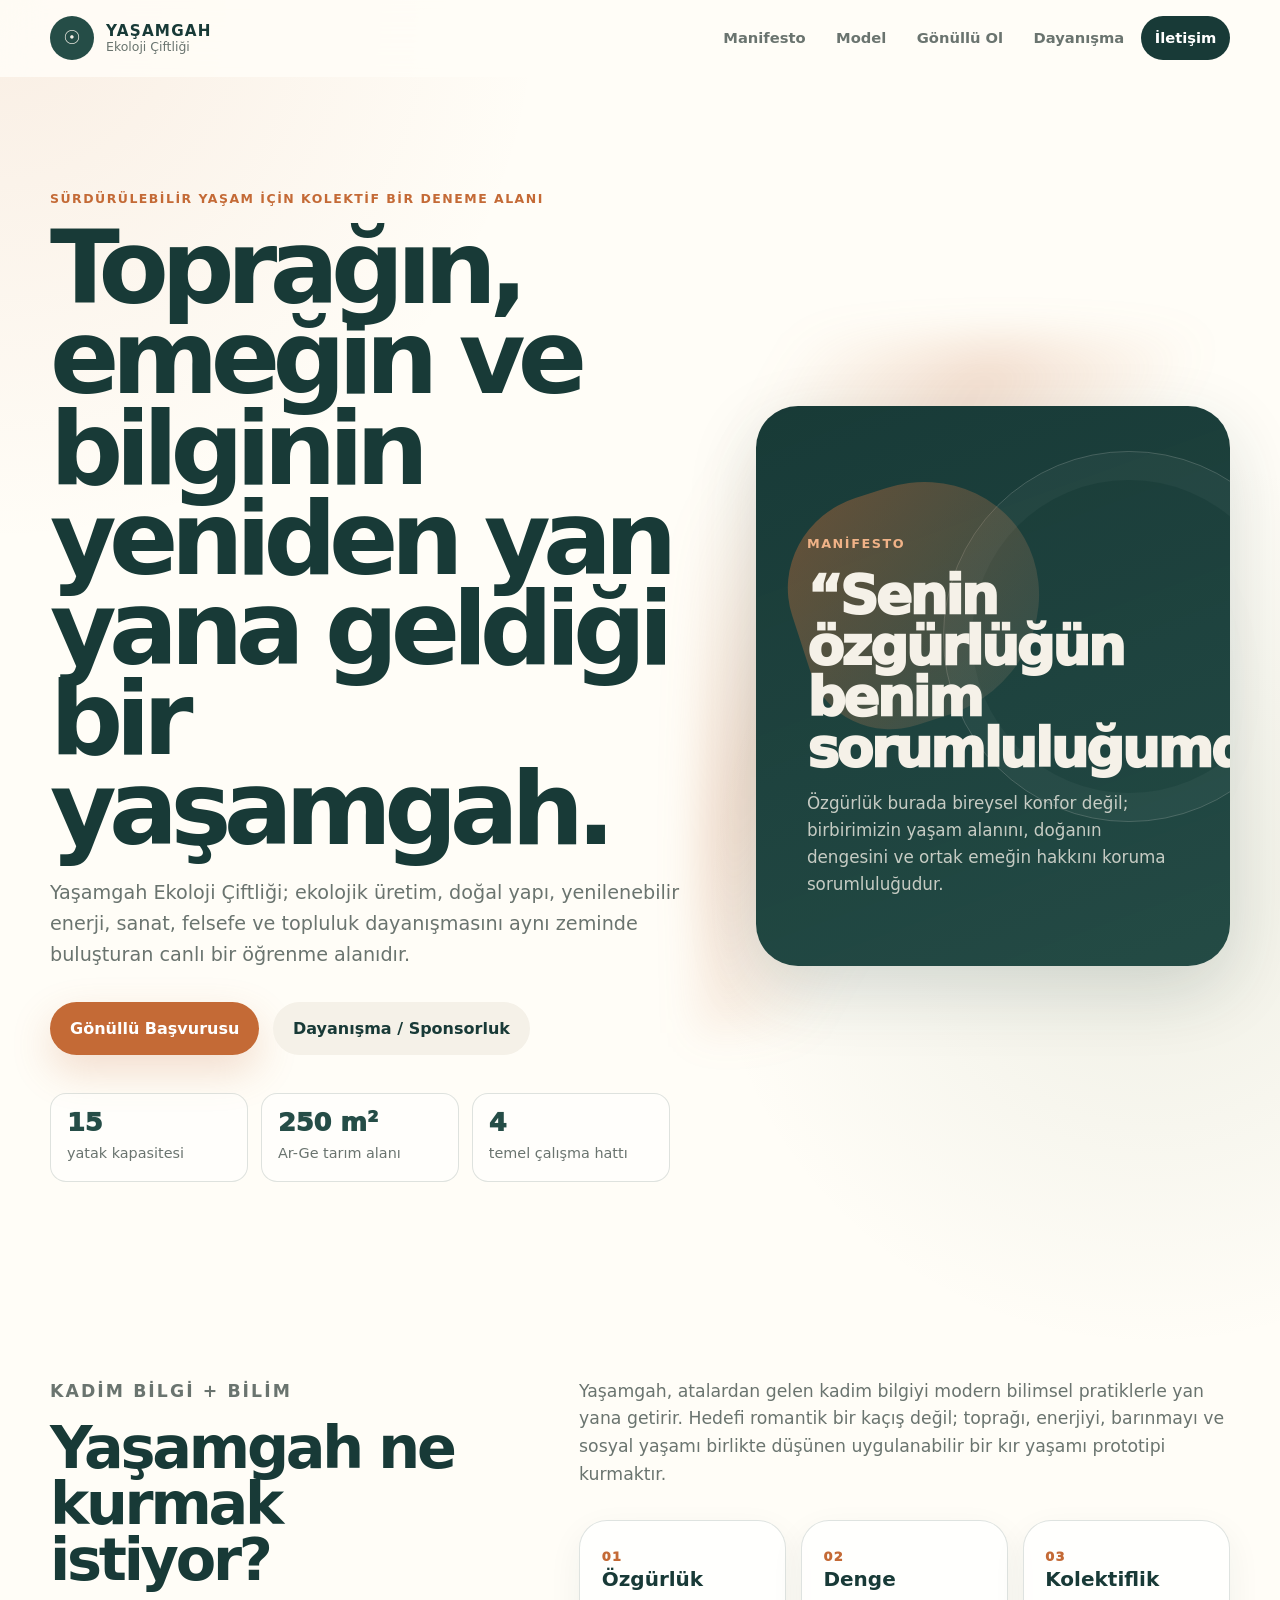
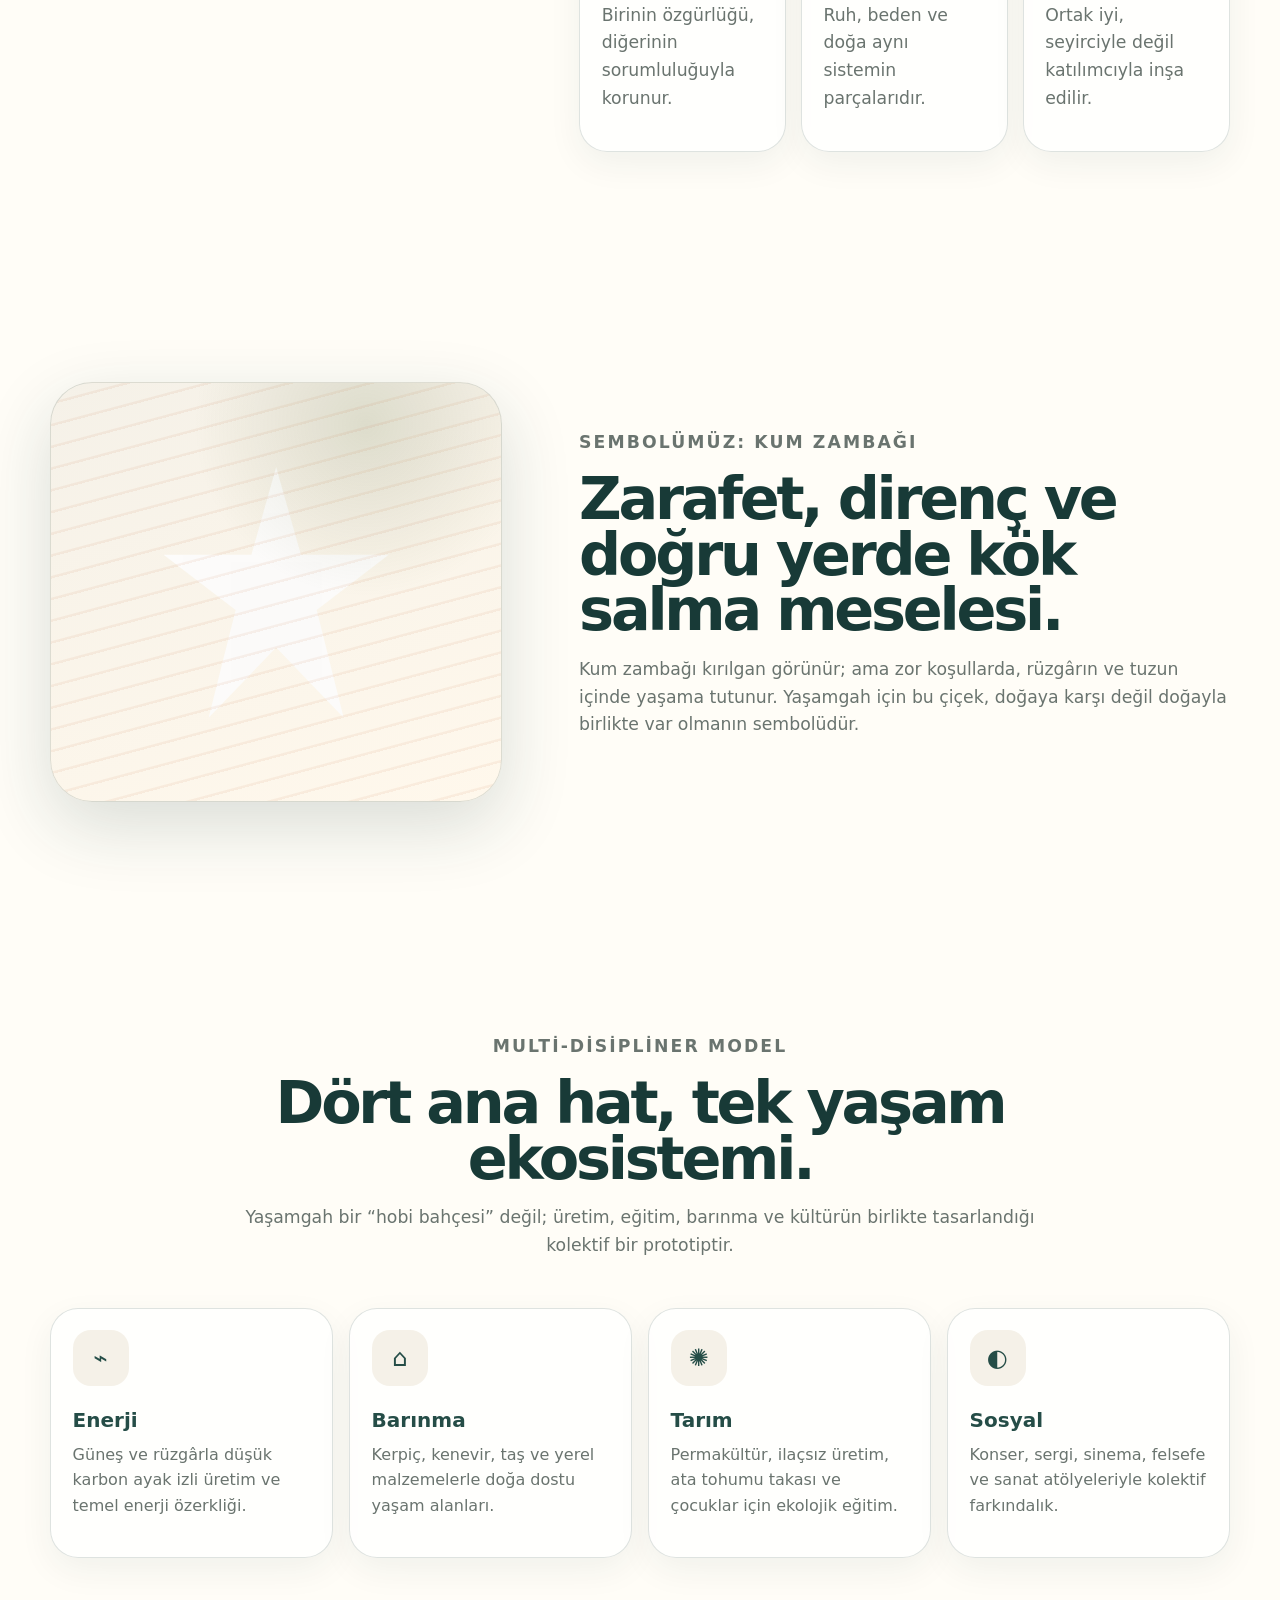
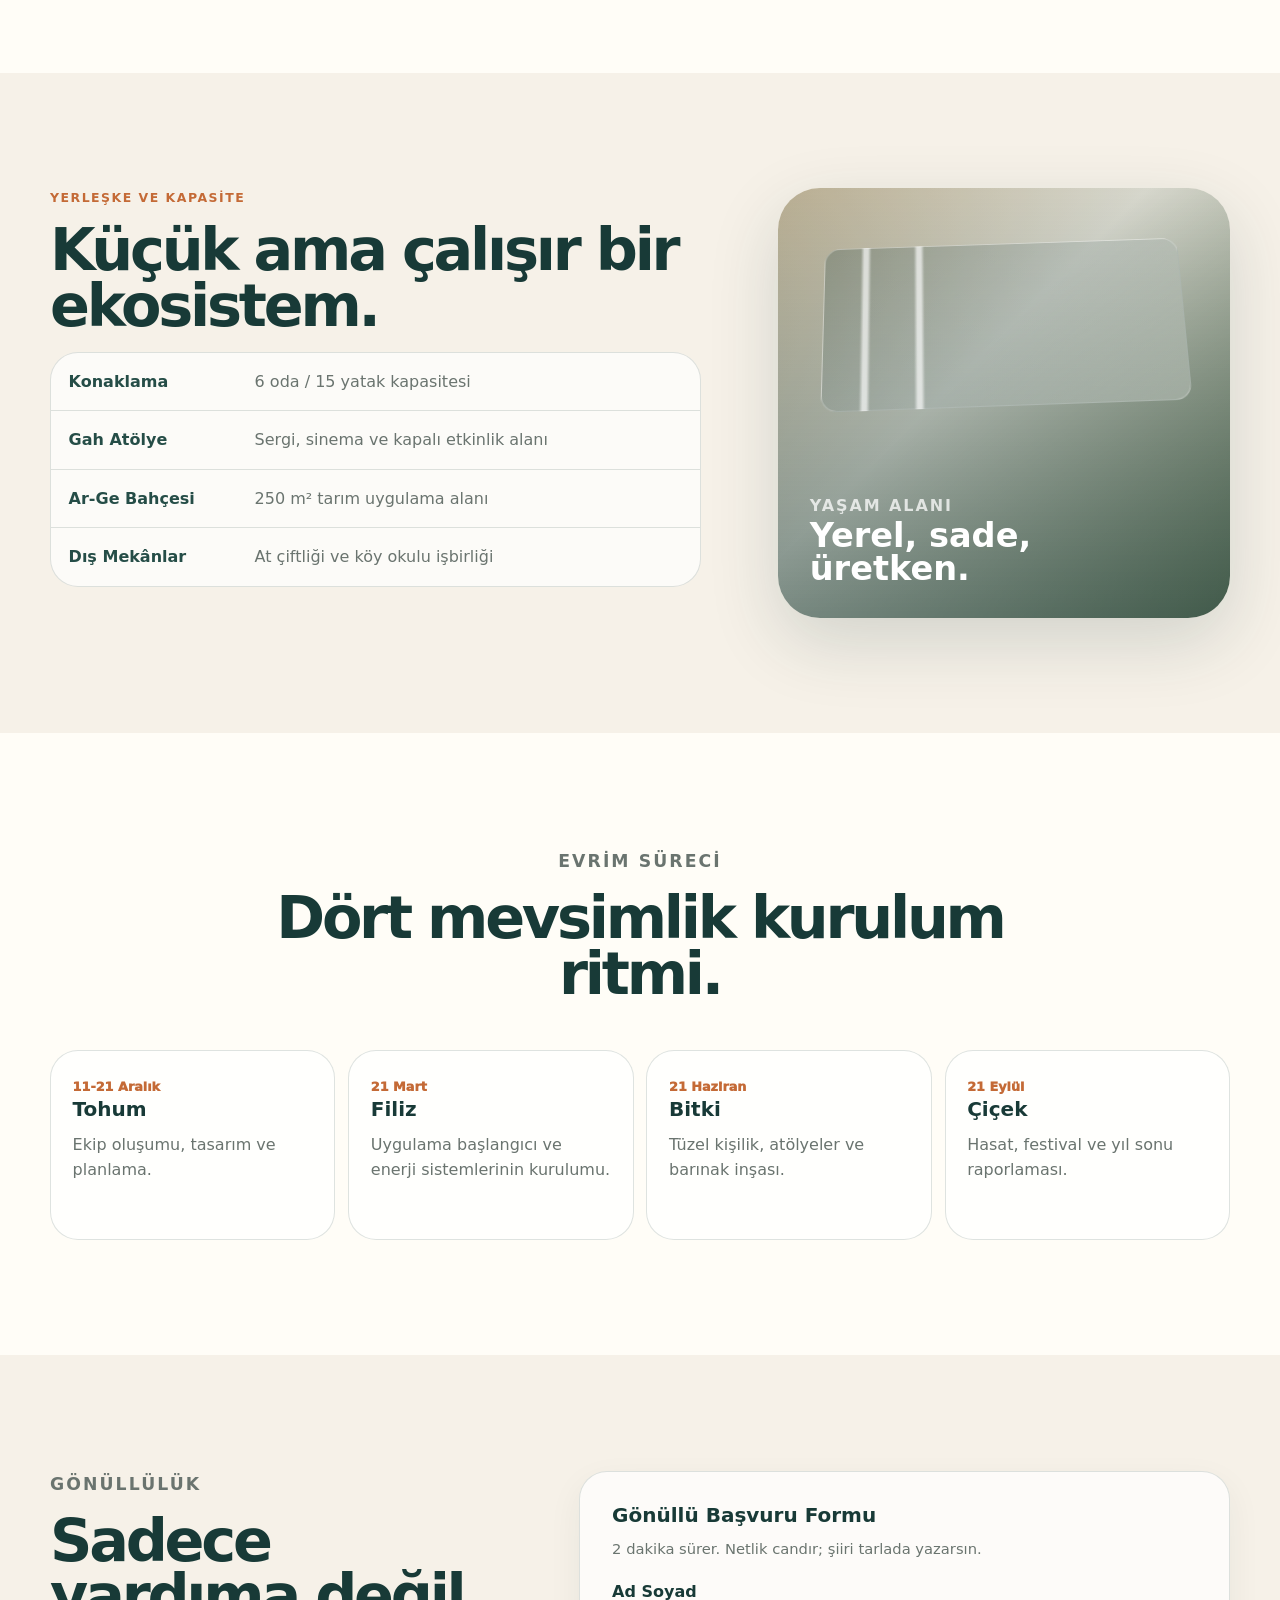
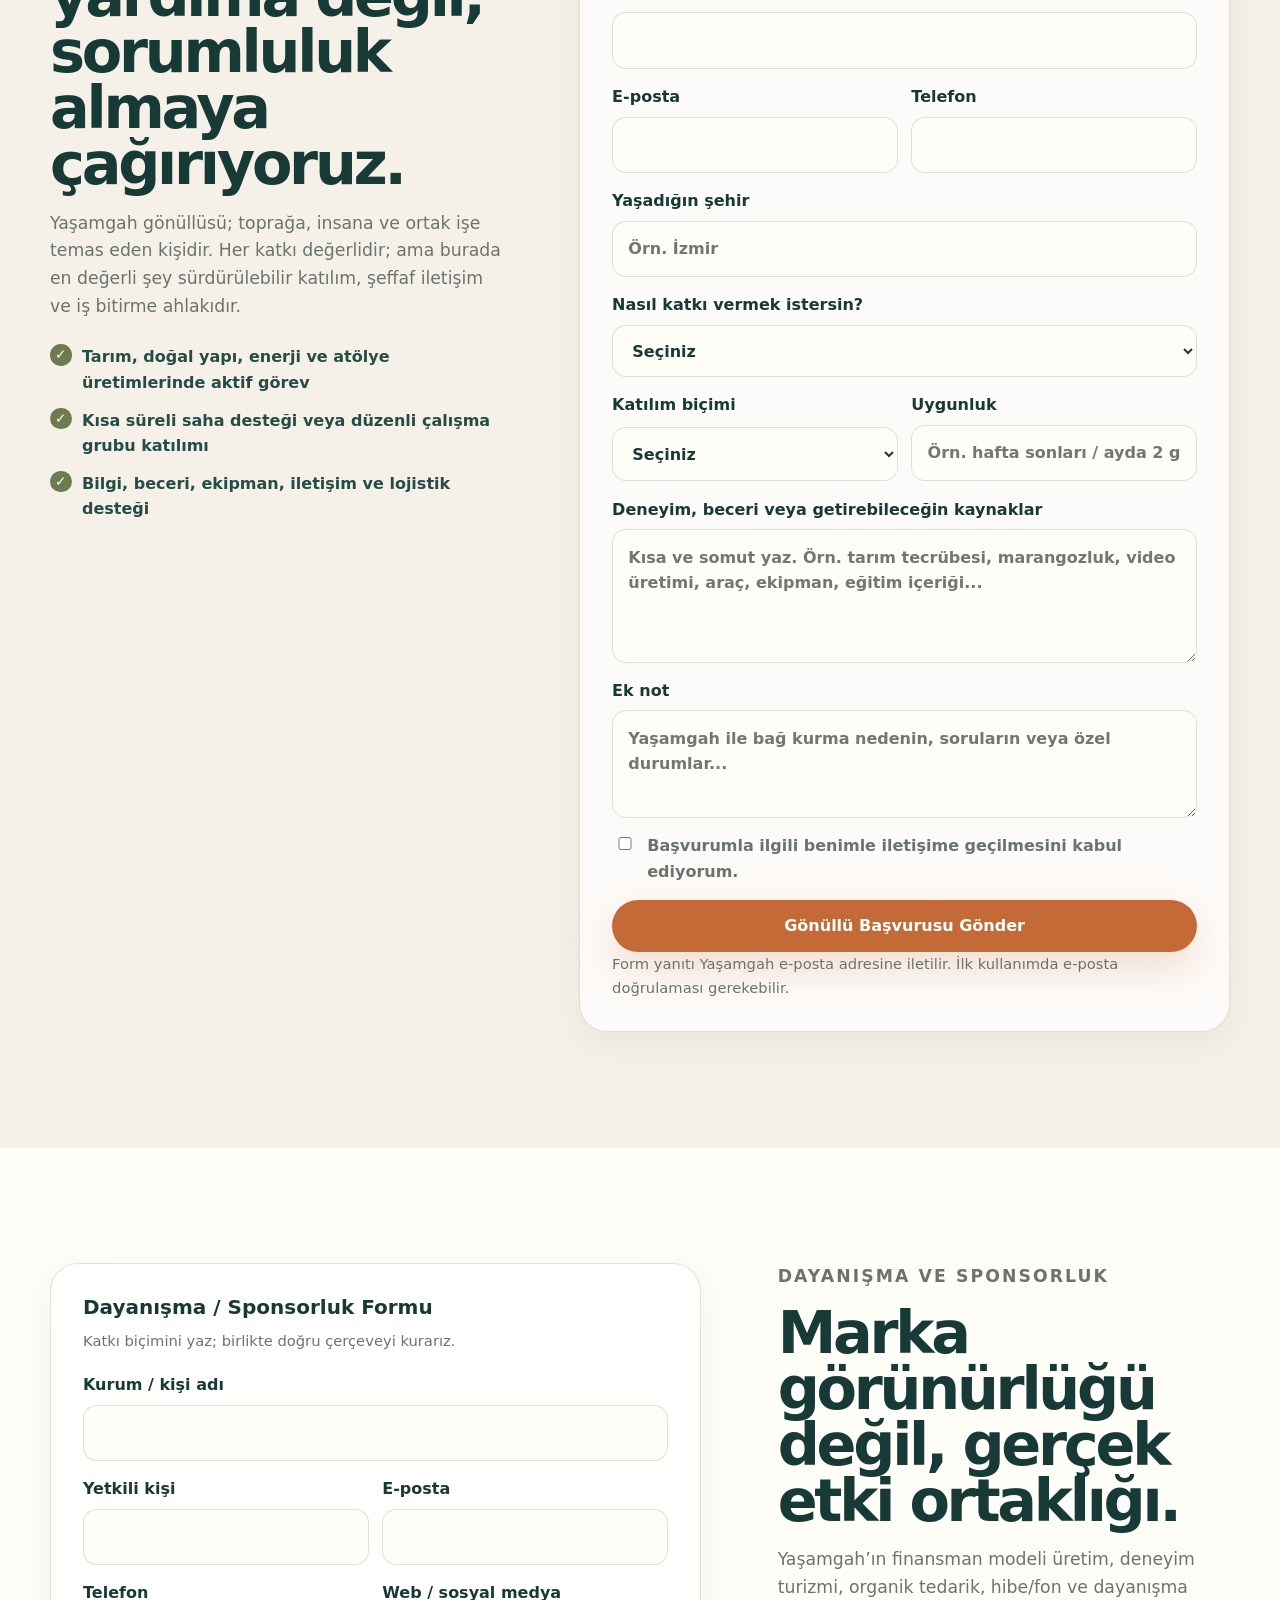
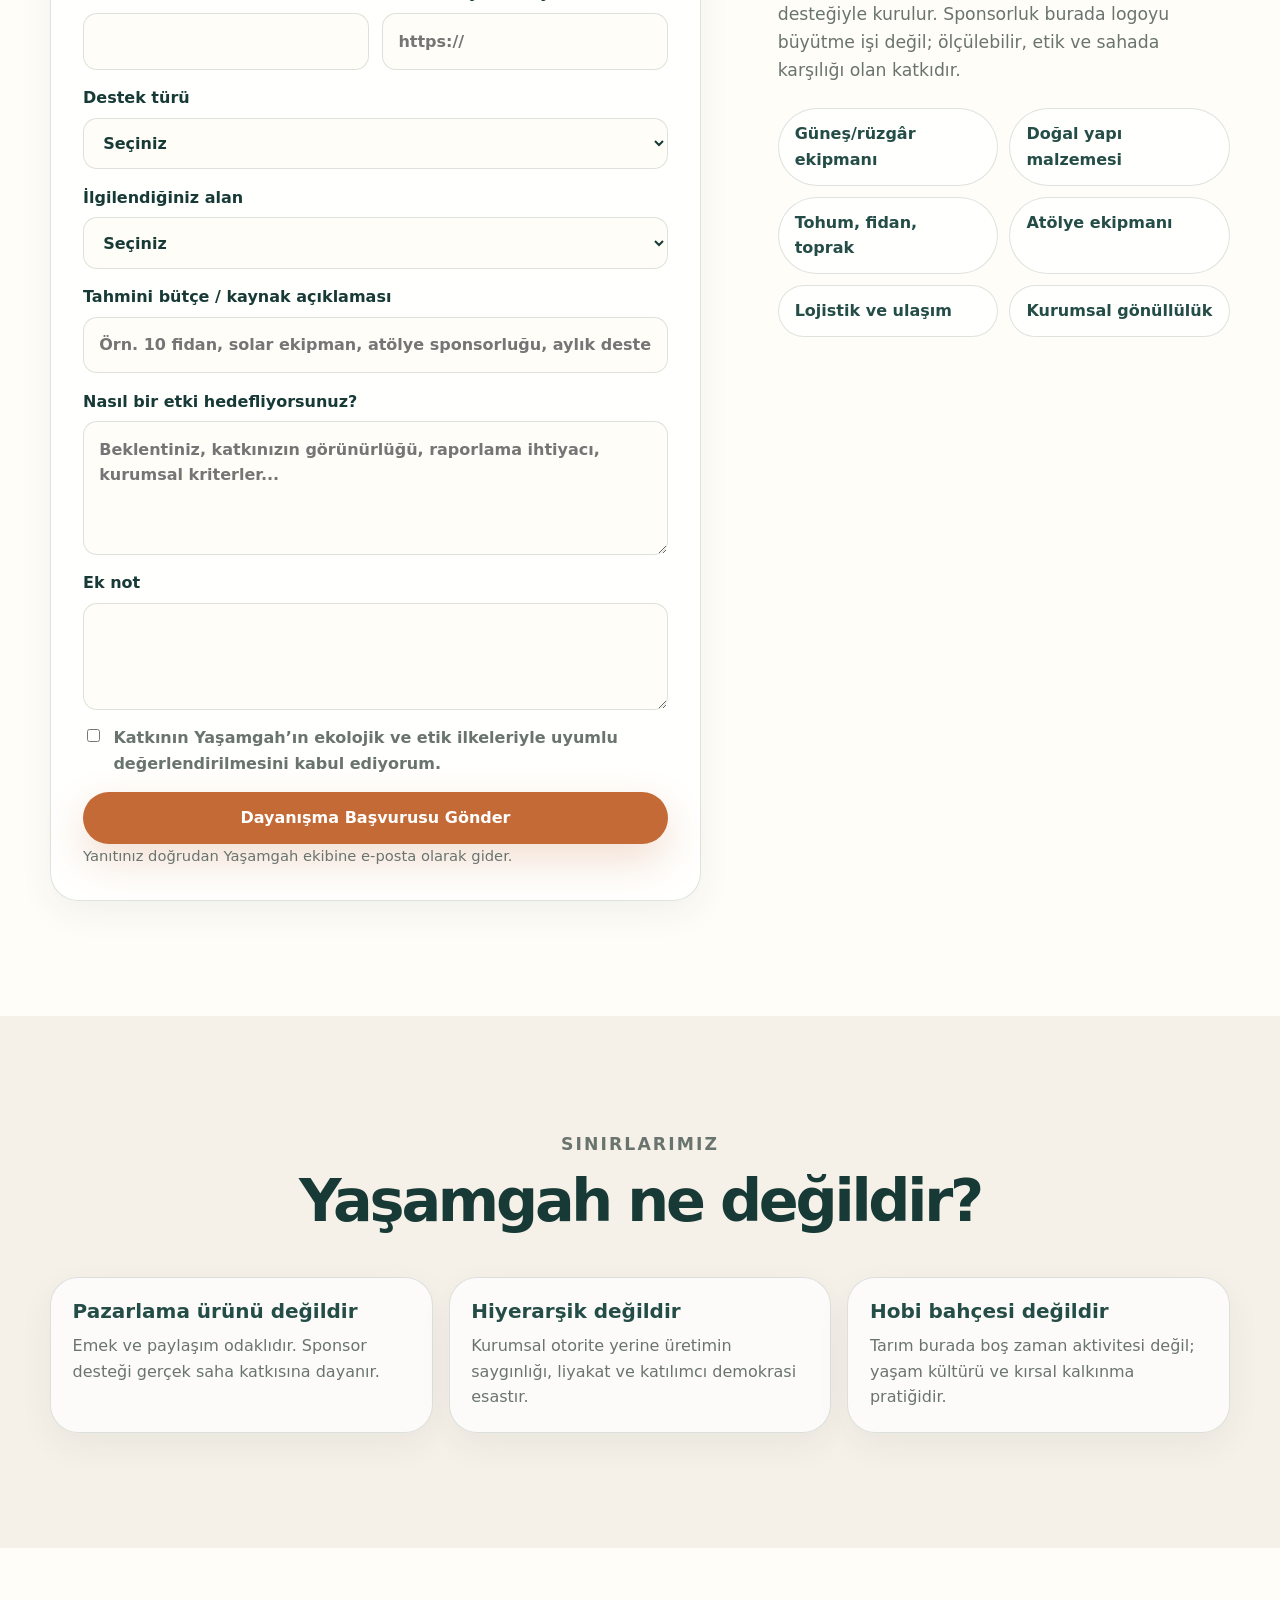
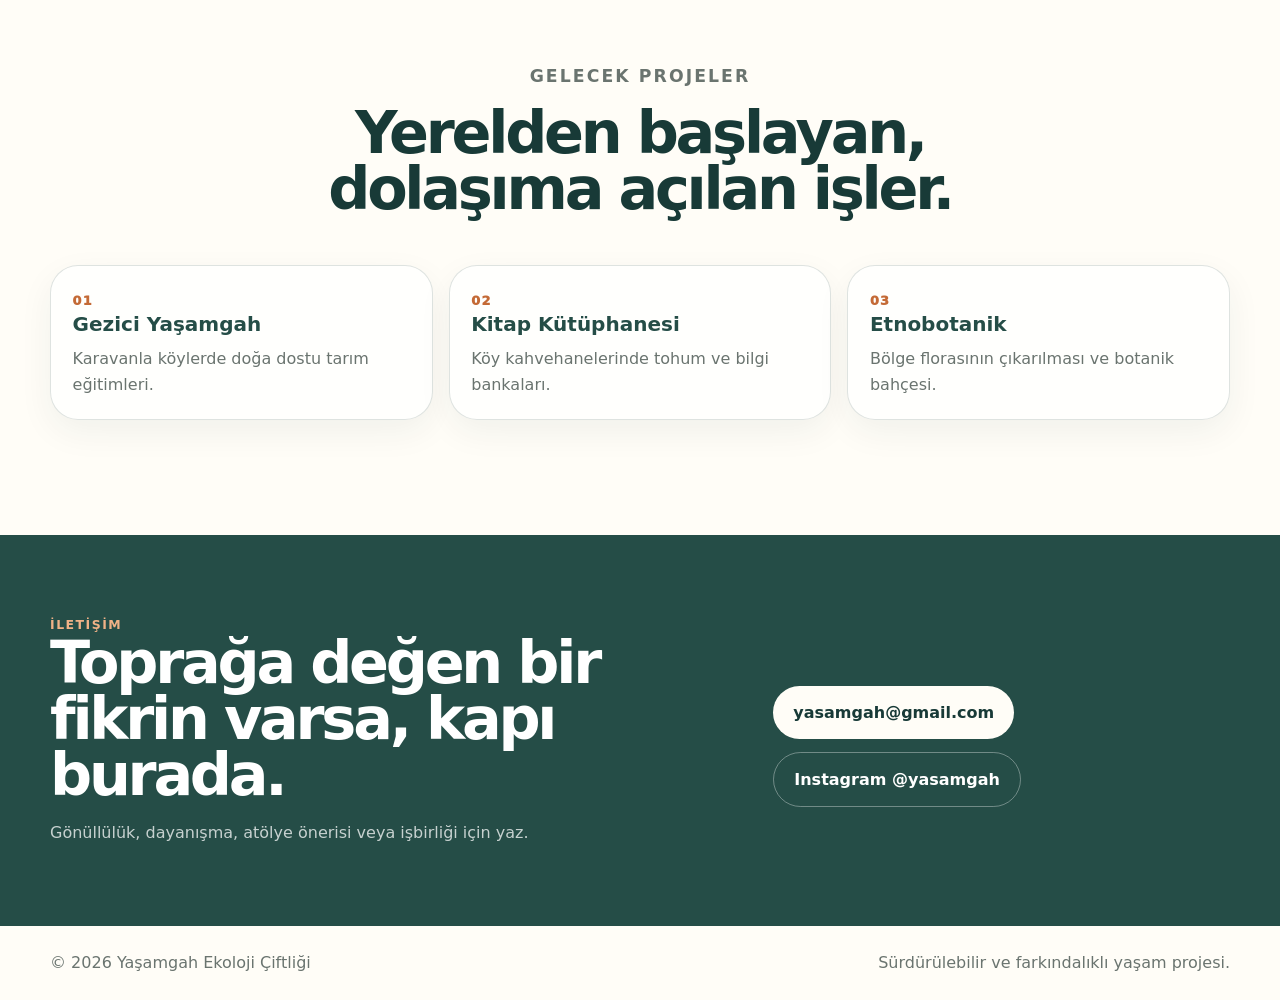
<file: index.html>
<!doctype html>
<html lang="tr">
<head>
  <meta charset="utf-8" />
  <meta name="viewport" content="width=device-width, initial-scale=1" />
  <title>Yaşamgah Ekoloji Çiftliği | Sürdürülebilir Yaşam, Gönüllülük ve Dayanışma</title>
  <meta name="description" content="Yaşamgah Ekoloji Çiftliği; ekolojik üretim, doğal yapı, enerji, eğitim, gönüllülük ve dayanışma temelli sürdürülebilir yaşam projesidir." />
  <meta name="theme-color" content="#254d47" />
  <meta property="og:title" content="Yaşamgah Ekoloji Çiftliği" />
  <meta property="og:description" content="Kadim bilgi, bilim ve kolektif emekle sürdürülebilir bir yaşam alanı." />
  <meta property="og:type" content="website" />
  <meta property="og:url" content="https://www.yasamgah.com/" />
  <link rel="canonical" href="https://www.yasamgah.com/" />
  <link rel="preconnect" href="https://formsubmit.co" crossorigin />
  <link rel="stylesheet" href="styles.css" />
</head>
<body>
  <a class="skip-link" href="#main">İçeriğe geç</a>

  <header class="site-header" data-header>
    <div class="container header-inner">
      <a class="brand" href="#top" aria-label="Yaşamgah ana sayfa">
        <span class="brand-mark" aria-hidden="true">☉</span>
        <span class="brand-copy">
          <strong>YAŞAMGAH</strong>
          <small>Ekoloji Çiftliği</small>
        </span>
      </a>

      <button class="nav-toggle" type="button" aria-expanded="false" aria-controls="site-nav" data-nav-toggle>
        Menü
      </button>

      <nav class="site-nav" id="site-nav" data-nav>
        <a href="#manifesto">Manifesto</a>
        <a href="#model">Model</a>
        <a href="#gonullu">Gönüllü Ol</a>
        <a href="#dayanisma">Dayanışma</a>
        <a href="#iletisim" class="nav-cta">İletişim</a>
      </nav>
    </div>
  </header>

  <main id="main">
    <section class="hero" id="top">
      <div class="container hero-grid">
        <div class="hero-copy reveal">
          <p class="eyebrow">Sürdürülebilir yaşam için kolektif bir deneme alanı</p>
          <h1>Toprağın, emeğin ve bilginin yeniden yan yana geldiği bir yaşamgah.</h1>
          <p class="hero-lead">
            Yaşamgah Ekoloji Çiftliği; ekolojik üretim, doğal yapı, yenilenebilir enerji,
            sanat, felsefe ve topluluk dayanışmasını aynı zeminde buluşturan canlı bir öğrenme alanıdır.
          </p>
          <div class="hero-actions" aria-label="Ana işlemler">
            <a class="button primary" href="#gonullu">Gönüllü Başvurusu</a>
            <a class="button secondary" href="#dayanisma">Dayanışma / Sponsorluk</a>
          </div>
          <dl class="impact-strip" aria-label="Proje kapasitesi">
            <div><dt>15</dt><dd>yatak kapasitesi</dd></div>
            <div><dt>250 m²</dt><dd>Ar-Ge tarım alanı</dd></div>
            <div><dt>4</dt><dd>temel çalışma hattı</dd></div>
          </dl>
        </div>

        <div class="hero-card reveal" aria-label="Yaşamgah ilkesi">
          <div class="living-card">
            <span class="card-kicker">Manifesto</span>
            <blockquote>“Senin özgürlüğün benim sorumluluğumdur.”</blockquote>
            <p>
              Özgürlük burada bireysel konfor değil; birbirimizin yaşam alanını, doğanın dengesini
              ve ortak emeğin hakkını koruma sorumluluğudur.
            </p>
          </div>
        </div>
      </div>
    </section>

    <section class="section intro" id="manifesto">
      <div class="container split">
        <div class="section-heading reveal">
          <p class="eyebrow">Kadim bilgi + bilim</p>
          <h2>Yaşamgah ne kurmak istiyor?</h2>
        </div>
        <div class="text-block reveal">
          <p>
            Yaşamgah, atalardan gelen kadim bilgiyi modern bilimsel pratiklerle yan yana getirir.
            Hedefi romantik bir kaçış değil; toprağı, enerjiyi, barınmayı ve sosyal yaşamı birlikte
            düşünen uygulanabilir bir kır yaşamı prototipi kurmaktır.
          </p>
          <div class="principles">
            <article>
              <span>01</span>
              <h3>Özgürlük</h3>
              <p>Birinin özgürlüğü, diğerinin sorumluluğuyla korunur.</p>
            </article>
            <article>
              <span>02</span>
              <h3>Denge</h3>
              <p>Ruh, beden ve doğa aynı sistemin parçalarıdır.</p>
            </article>
            <article>
              <span>03</span>
              <h3>Kolektiflik</h3>
              <p>Ortak iyi, seyirciyle değil katılımcıyla inşa edilir.</p>
            </article>
          </div>
        </div>
      </div>
    </section>

    <section class="section symbol-section">
      <div class="container symbol-grid">
        <div class="symbol-visual reveal" aria-hidden="true">
          <div class="flower-shape"></div>
          <div class="sand-lines"></div>
        </div>
        <div class="reveal">
          <p class="eyebrow">Sembolümüz: Kum Zambağı</p>
          <h2>Zarafet, direnç ve doğru yerde kök salma meselesi.</h2>
          <p>
            Kum zambağı kırılgan görünür; ama zor koşullarda, rüzgârın ve tuzun içinde yaşama
            tutunur. Yaşamgah için bu çiçek, doğaya karşı değil doğayla birlikte var olmanın sembolüdür.
          </p>
        </div>
      </div>
    </section>

    <section class="section" id="model">
      <div class="container">
        <div class="section-heading centered reveal">
          <p class="eyebrow">Multi-disipliner model</p>
          <h2>Dört ana hat, tek yaşam ekosistemi.</h2>
          <p>Yaşamgah bir “hobi bahçesi” değil; üretim, eğitim, barınma ve kültürün birlikte tasarlandığı kolektif bir prototiptir.</p>
        </div>
        <div class="cards four">
          <article class="feature-card reveal">
            <span class="icon">⌁</span>
            <h3>Enerji</h3>
            <p>Güneş ve rüzgârla düşük karbon ayak izli üretim ve temel enerji özerkliği.</p>
          </article>
          <article class="feature-card reveal">
            <span class="icon">⌂</span>
            <h3>Barınma</h3>
            <p>Kerpiç, kenevir, taş ve yerel malzemelerle doğa dostu yaşam alanları.</p>
          </article>
          <article class="feature-card reveal">
            <span class="icon">✺</span>
            <h3>Tarım</h3>
            <p>Permakültür, ilaçsız üretim, ata tohumu takası ve çocuklar için ekolojik eğitim.</p>
          </article>
          <article class="feature-card reveal">
            <span class="icon">◐</span>
            <h3>Sosyal</h3>
            <p>Konser, sergi, sinema, felsefe ve sanat atölyeleriyle kolektif farkındalık.</p>
          </article>
        </div>
      </div>
    </section>

    <section class="section muted" id="yerleske">
      <div class="container split reverse">
        <div class="image-panel reveal">
          <div class="farm-frame">
            <span>Yaşam Alanı</span>
            <strong>Yerel, sade, üretken.</strong>
          </div>
        </div>
        <div class="reveal">
          <p class="eyebrow">Yerleşke ve kapasite</p>
          <h2>Küçük ama çalışır bir ekosistem.</h2>
          <div class="capacity-table" role="table" aria-label="Yerleşke kapasitesi">
            <div role="row"><strong role="cell">Konaklama</strong><span role="cell">6 oda / 15 yatak kapasitesi</span></div>
            <div role="row"><strong role="cell">Gah Atölye</strong><span role="cell">Sergi, sinema ve kapalı etkinlik alanı</span></div>
            <div role="row"><strong role="cell">Ar-Ge Bahçesi</strong><span role="cell">250 m² tarım uygulama alanı</span></div>
            <div role="row"><strong role="cell">Dış Mekânlar</strong><span role="cell">At çiftliği ve köy okulu işbirliği</span></div>
          </div>
        </div>
      </div>
    </section>

    <section class="section" id="takvim">
      <div class="container">
        <div class="section-heading centered reveal">
          <p class="eyebrow">Evrim süreci</p>
          <h2>Dört mevsimlik kurulum ritmi.</h2>
        </div>
        <div class="timeline reveal" aria-label="Yaşamgah takvimi">
          <article>
            <span>11-21 Aralık</span>
            <h3>Tohum</h3>
            <p>Ekip oluşumu, tasarım ve planlama.</p>
          </article>
          <article>
            <span>21 Mart</span>
            <h3>Filiz</h3>
            <p>Uygulama başlangıcı ve enerji sistemlerinin kurulumu.</p>
          </article>
          <article>
            <span>21 Haziran</span>
            <h3>Bitki</h3>
            <p>Tüzel kişilik, atölyeler ve barınak inşası.</p>
          </article>
          <article>
            <span>21 Eylül</span>
            <h3>Çiçek</h3>
            <p>Hasat, festival ve yıl sonu raporlaması.</p>
          </article>
        </div>
      </div>
    </section>

    <section class="section muted" id="gonullu">
      <div class="container form-layout">
        <div class="form-intro reveal">
          <p class="eyebrow">Gönüllülük</p>
          <h2>Sadece yardıma değil, sorumluluk almaya çağırıyoruz.</h2>
          <p>
            Yaşamgah gönüllüsü; toprağa, insana ve ortak işe temas eden kişidir. Her katkı değerlidir;
            ama burada en değerli şey sürdürülebilir katılım, şeffaf iletişim ve iş bitirme ahlakıdır.
          </p>
          <ul class="check-list">
            <li>Tarım, doğal yapı, enerji ve atölye üretimlerinde aktif görev</li>
            <li>Kısa süreli saha desteği veya düzenli çalışma grubu katılımı</li>
            <li>Bilgi, beceri, ekipman, iletişim ve lojistik desteği</li>
          </ul>
        </div>

        <form class="site-form reveal" action="https://formsubmit.co/yasamgah@gmail.com" method="POST" data-form="Gönüllü Başvurusu">
          <input type="hidden" name="_subject" value="Yaşamgah - Gönüllü Başvurusu" />
          <input type="hidden" name="_template" value="table" />
          <input type="hidden" name="_captcha" value="false" />
          <input type="hidden" name="_next" value="https://www.yasamgah.com/tesekkurler.html" />
          <input type="hidden" name="Form Türü" value="Gönüllü Başvurusu" />
          <input type="hidden" name="Gönderim Özeti" data-summary-field />

          <div class="form-header">
            <h3>Gönüllü Başvuru Formu</h3>
            <p>2 dakika sürer. Netlik candır; şiiri tarlada yazarsın.</p>
          </div>

          <label>Ad Soyad
            <input name="Ad Soyad" autocomplete="name" required />
          </label>

          <div class="form-row">
            <label>E-posta
              <input type="email" name="E-posta" autocomplete="email" required />
            </label>
            <label>Telefon
              <input type="tel" name="Telefon" autocomplete="tel" required />
            </label>
          </div>

          <label>Yaşadığın şehir
            <input name="Şehir" autocomplete="address-level2" placeholder="Örn. İzmir" required />
          </label>

          <label>Nasıl katkı vermek istersin?
            <select name="Katkı Alanı" required>
              <option value="">Seçiniz</option>
              <option>Tarım / Permakültür</option>
              <option>Doğal yapı / Barınma</option>
              <option>Enerji sistemleri</option>
              <option>Sanat, felsefe ve atölye üretimi</option>
              <option>İletişim / sosyal medya / tasarım</option>
              <option>Lojistik / organizasyon</option>
              <option>Mentorluk / eğitim</option>
              <option>Henüz bilmiyorum, konuşmak isterim</option>
            </select>
          </label>

          <div class="form-row">
            <label>Katılım biçimi
              <select name="Katılım Biçimi" required>
                <option value="">Seçiniz</option>
                <option>Tek günlük destek</option>
                <option>Haftalık / aylık düzenli destek</option>
                <option>Proje bazlı çalışma</option>
                <option>Uzaktan destek</option>
                <option>Konaklamalı saha desteği</option>
              </select>
            </label>
            <label>Uygunluk
              <input name="Uygunluk" placeholder="Örn. hafta sonları / ayda 2 gün" required />
            </label>
          </div>

          <label>Deneyim, beceri veya getirebileceğin kaynaklar
            <textarea name="Deneyim ve Kaynaklar" rows="4" placeholder="Kısa ve somut yaz. Örn. tarım tecrübesi, marangozluk, video üretimi, araç, ekipman, eğitim içeriği..." required></textarea>
          </label>

          <label>Ek not
            <textarea name="Ek Not" rows="3" placeholder="Yaşamgah ile bağ kurma nedenin, soruların veya özel durumlar..."></textarea>
          </label>

          <label class="consent">
            <input type="checkbox" name="İletişim İzni" value="Onaylandı" required />
            <span>Başvurumla ilgili benimle iletişime geçilmesini kabul ediyorum.</span>
          </label>

          <button class="button primary full" type="submit">Gönüllü Başvurusu Gönder</button>
          <p class="form-note">Form yanıtı Yaşamgah e-posta adresine iletilir. İlk kullanımda e-posta doğrulaması gerekebilir.</p>
        </form>
      </div>
    </section>

    <section class="section" id="dayanisma">
      <div class="container form-layout reverse">
        <div class="form-intro reveal">
          <p class="eyebrow">Dayanışma ve sponsorluk</p>
          <h2>Marka görünürlüğü değil, gerçek etki ortaklığı.</h2>
          <p>
            Yaşamgah’ın finansman modeli üretim, deneyim turizmi, organik tedarik, hibe/fon ve
            dayanışma desteğiyle kurulur. Sponsorluk burada logoyu büyütme işi değil; ölçülebilir,
            etik ve sahada karşılığı olan katkıdır.
          </p>
          <div class="need-grid">
            <span>Güneş/rüzgâr ekipmanı</span>
            <span>Doğal yapı malzemesi</span>
            <span>Tohum, fidan, toprak</span>
            <span>Atölye ekipmanı</span>
            <span>Lojistik ve ulaşım</span>
            <span>Kurumsal gönüllülük</span>
          </div>
        </div>

        <form class="site-form reveal" action="https://formsubmit.co/yasamgah@gmail.com" method="POST" data-form="Dayanışma / Sponsorluk Başvurusu">
          <input type="hidden" name="_subject" value="Yaşamgah - Dayanışma / Sponsorluk Başvurusu" />
          <input type="hidden" name="_template" value="table" />
          <input type="hidden" name="_captcha" value="false" />
          <input type="hidden" name="_next" value="https://www.yasamgah.com/tesekkurler.html" />
          <input type="hidden" name="Form Türü" value="Dayanışma / Sponsorluk Başvurusu" />
          <input type="hidden" name="Gönderim Özeti" data-summary-field />

          <div class="form-header">
            <h3>Dayanışma / Sponsorluk Formu</h3>
            <p>Katkı biçimini yaz; birlikte doğru çerçeveyi kurarız.</p>
          </div>

          <label>Kurum / kişi adı
            <input name="Kurum veya Kişi" required />
          </label>

          <div class="form-row">
            <label>Yetkili kişi
              <input name="Yetkili Kişi" autocomplete="name" required />
            </label>
            <label>E-posta
              <input type="email" name="E-posta" autocomplete="email" required />
            </label>
          </div>

          <div class="form-row">
            <label>Telefon
              <input type="tel" name="Telefon" autocomplete="tel" required />
            </label>
            <label>Web / sosyal medya
              <input type="url" name="Web veya Sosyal Medya" placeholder="https://" />
            </label>
          </div>

          <label>Destek türü
            <select name="Destek Türü" required>
              <option value="">Seçiniz</option>
              <option>Finansal destek</option>
              <option>Ayni destek / ekipman</option>
              <option>Malzeme desteği</option>
              <option>Hibe / fon işbirliği</option>
              <option>Kurumsal gönüllülük</option>
              <option>Eğitim / mentorluk</option>
              <option>Ürün alımı / tedarik ortaklığı</option>
            </select>
          </label>

          <label>İlgilendiğiniz alan
            <select name="İlgilenilen Alan" required>
              <option value="">Seçiniz</option>
              <option>Enerji</option>
              <option>Barınma / doğal yapı</option>
              <option>Tarım / ata tohumu / Ar-Ge bahçesi</option>
              <option>Gah Atölye / kültür-sanat programı</option>
              <option>Çocuklar için ekolojik eğitim</option>
              <option>Gezici Yaşamgah</option>
              <option>Kitap kütüphanesi</option>
              <option>Etnobotanik bahçe</option>
              <option>Genel dayanışma</option>
            </select>
          </label>

          <label>Tahmini bütçe / kaynak açıklaması
            <input name="Bütçe veya Kaynak" placeholder="Örn. 10 fidan, solar ekipman, atölye sponsorluğu, aylık destek..." required />
          </label>

          <label>Nasıl bir etki hedefliyorsunuz?
            <textarea name="Etki Hedefi" rows="4" placeholder="Beklentiniz, katkınızın görünürlüğü, raporlama ihtiyacı, kurumsal kriterler..." required></textarea>
          </label>

          <label>Ek not
            <textarea name="Ek Not" rows="3"></textarea>
          </label>

          <label class="consent">
            <input type="checkbox" name="Etik Uyum" value="Onaylandı" required />
            <span>Katkının Yaşamgah’ın ekolojik ve etik ilkeleriyle uyumlu değerlendirilmesini kabul ediyorum.</span>
          </label>

          <button class="button primary full" type="submit">Dayanışma Başvurusu Gönder</button>
          <p class="form-note">Yanıtınız doğrudan Yaşamgah ekibine e-posta olarak gider.</p>
        </form>
      </div>
    </section>

    <section class="section muted" id="etik">
      <div class="container">
        <div class="section-heading centered reveal">
          <p class="eyebrow">Sınırlarımız</p>
          <h2>Yaşamgah ne değildir?</h2>
        </div>
        <div class="cards three">
          <article class="boundary-card reveal">
            <h3>Pazarlama ürünü değildir</h3>
            <p>Emek ve paylaşım odaklıdır. Sponsor desteği gerçek saha katkısına dayanır.</p>
          </article>
          <article class="boundary-card reveal">
            <h3>Hiyerarşik değildir</h3>
            <p>Kurumsal otorite yerine üretimin saygınlığı, liyakat ve katılımcı demokrasi esastır.</p>
          </article>
          <article class="boundary-card reveal">
            <h3>Hobi bahçesi değildir</h3>
            <p>Tarım burada boş zaman aktivitesi değil; yaşam kültürü ve kırsal kalkınma pratiğidir.</p>
          </article>
        </div>
      </div>
    </section>

    <section class="section" id="projeler">
      <div class="container">
        <div class="section-heading centered reveal">
          <p class="eyebrow">Gelecek projeler</p>
          <h2>Yerelden başlayan, dolaşıma açılan işler.</h2>
        </div>
        <div class="cards three">
          <article class="project-card reveal">
            <span>01</span>
            <h3>Gezici Yaşamgah</h3>
            <p>Karavanla köylerde doğa dostu tarım eğitimleri.</p>
          </article>
          <article class="project-card reveal">
            <span>02</span>
            <h3>Kitap Kütüphanesi</h3>
            <p>Köy kahvehanelerinde tohum ve bilgi bankaları.</p>
          </article>
          <article class="project-card reveal">
            <span>03</span>
            <h3>Etnobotanik</h3>
            <p>Bölge florasının çıkarılması ve botanik bahçesi.</p>
          </article>
        </div>
      </div>
    </section>

    <section class="cta-band" id="iletisim">
      <div class="container cta-inner reveal">
        <div>
          <p class="eyebrow">İletişim</p>
          <h2>Toprağa değen bir fikrin varsa, kapı burada.</h2>
          <p>Gönüllülük, dayanışma, atölye önerisi veya işbirliği için yaz.</p>
        </div>
        <div class="contact-actions">
          <a class="button light" href="mailto:yasamgah@gmail.com">yasamgah@gmail.com</a>
          <a class="button ghost-light" href="https://www.instagram.com/yasamgah/" target="_blank" rel="noopener">Instagram @yasamgah</a>
        </div>
      </div>
    </section>
  </main>

  <footer class="site-footer">
    <div class="container footer-inner">
      <p>© <span data-year></span> Yaşamgah Ekoloji Çiftliği</p>
      <p>Sürdürülebilir ve farkındalıklı yaşam projesi.</p>
    </div>
  </footer>

  <script src="script.js" defer></script>
</body>
</html>
</file>
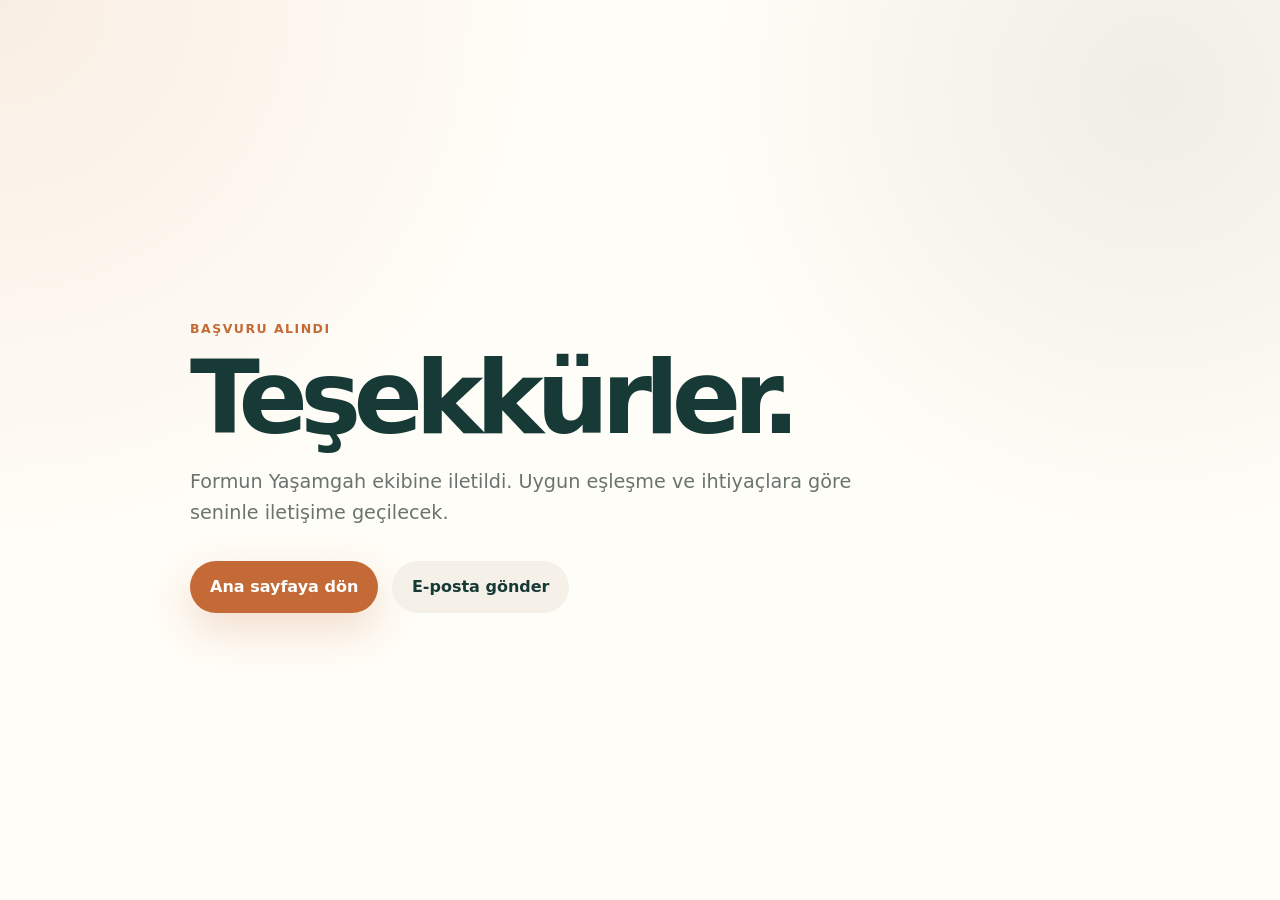
<file: tesekkurler.html>
<!doctype html>
<html lang="tr">
<head>
  <meta charset="utf-8" />
  <meta name="viewport" content="width=device-width, initial-scale=1" />
  <title>Başvurunuz Alındı | Yaşamgah</title>
  <meta name="description" content="Yaşamgah form başvurunuz alındı." />
  <meta name="theme-color" content="#254d47" />
  <link rel="stylesheet" href="styles.css" />
</head>
<body>
  <main class="hero" style="min-height:100vh;">
    <section class="container hero-grid" style="grid-template-columns:1fr;max-width:900px;">
      <div class="hero-copy reveal is-visible">
        <p class="eyebrow">Başvuru alındı</p>
        <h1>Teşekkürler.</h1>
        <p class="hero-lead">
          Formun Yaşamgah ekibine iletildi. Uygun eşleşme ve ihtiyaçlara göre seninle iletişime geçilecek.
        </p>
        <div class="hero-actions">
          <a class="button primary" href="/">Ana sayfaya dön</a>
          <a class="button secondary" href="mailto:yasamgah@gmail.com">E-posta gönder</a>
        </div>
      </div>
    </section>
  </main>
</body>
</html>
</file>
<file: styles.css>
:root {
  --ink: #183a37;
  --ink-2: #254d47;
  --clay: #c46a36;
  --clay-dark: #a5532c;
  --sand: #f5f1e8;
  --sand-2: #ebe3d4;
  --moss: #6b7c4f;
  --paper: #fffdf7;
  --muted: #6a746f;
  --line: rgba(24, 58, 55, 0.14);
  --shadow: 0 24px 70px rgba(24, 58, 55, 0.16);
  --radius: 28px;
  --radius-sm: 16px;
  --max: 1180px;
}

* { box-sizing: border-box; }
html { scroll-behavior: smooth; }
body {
  margin: 0;
  font-family: Inter, ui-sans-serif, system-ui, -apple-system, BlinkMacSystemFont, "Segoe UI", sans-serif;
  color: var(--ink);
  background:
    radial-gradient(circle at top left, rgba(196, 106, 54, 0.10), transparent 34rem),
    radial-gradient(circle at 90% 10%, rgba(107, 124, 79, 0.11), transparent 28rem),
    var(--paper);
  line-height: 1.6;
}

a { color: inherit; }
img { max-width: 100%; display: block; }
button, input, textarea, select { font: inherit; }

.skip-link {
  position: absolute;
  left: -999px;
  top: 1rem;
  z-index: 20;
  background: var(--ink);
  color: white;
  padding: .7rem 1rem;
  border-radius: .7rem;
}
.skip-link:focus { left: 1rem; }

.container {
  width: min(var(--max), calc(100% - 40px));
  margin-inline: auto;
}

.site-header {
  position: sticky;
  top: 0;
  z-index: 10;
  background: rgba(255, 253, 247, 0.86);
  backdrop-filter: blur(18px);
  border-bottom: 1px solid transparent;
  transition: border-color .2s ease, box-shadow .2s ease;
}
.site-header.is-scrolled {
  border-bottom-color: var(--line);
  box-shadow: 0 10px 30px rgba(24, 58, 55, .06);
}
.header-inner {
  min-height: 76px;
  display: flex;
  align-items: center;
  justify-content: space-between;
  gap: 1rem;
}
.brand {
  display: inline-flex;
  align-items: center;
  gap: .75rem;
  text-decoration: none;
}
.brand-mark {
  width: 44px;
  height: 44px;
  border-radius: 50%;
  display: grid;
  place-items: center;
  background: var(--ink-2);
  color: var(--sand);
  font-size: 1.2rem;
}
.brand-copy { display: grid; line-height: 1.1; }
.brand-copy strong { letter-spacing: .08em; font-size: .95rem; }
.brand-copy small { color: var(--muted); font-size: .78rem; }
.site-nav { display: flex; align-items: center; gap: .2rem; }
.site-nav a {
  text-decoration: none;
  padding: .65rem .85rem;
  border-radius: 999px;
  color: var(--muted);
  font-weight: 700;
  font-size: .92rem;
}
.site-nav a:hover { background: var(--sand); color: var(--ink); }
.site-nav .nav-cta { background: var(--ink); color: white; }
.nav-toggle { display: none; }

.hero {
  min-height: calc(100vh - 76px);
  display: grid;
  align-items: center;
  padding: 7rem 0 5rem;
  overflow: hidden;
}
.hero-grid {
  display: grid;
  grid-template-columns: minmax(0, 1.15fr) minmax(320px, .85fr);
  gap: clamp(2rem, 5vw, 5rem);
  align-items: center;
}
.eyebrow {
  margin: 0 0 .9rem;
  color: var(--clay);
  text-transform: uppercase;
  letter-spacing: .12em;
  font-size: .78rem;
  font-weight: 900;
}
h1, h2, h3, p { margin-top: 0; }
h1 {
  max-width: 850px;
  font-size: clamp(3.2rem, 8vw, 7.3rem);
  line-height: .88;
  letter-spacing: -.075em;
  margin-bottom: 1.5rem;
}
h2 {
  font-size: clamp(2.1rem, 4.6vw, 4.7rem);
  line-height: .95;
  letter-spacing: -.055em;
  margin-bottom: 1.1rem;
}
h3 {
  font-size: 1.25rem;
  line-height: 1.1;
  margin-bottom: .7rem;
}
.hero-lead {
  max-width: 680px;
  font-size: clamp(1.05rem, 1.5vw, 1.35rem);
  color: var(--muted);
}
.hero-actions, .contact-actions {
  display: flex;
  flex-wrap: wrap;
  gap: .85rem;
  margin-top: 2rem;
}
.button {
  border: 0;
  border-radius: 999px;
  display: inline-flex;
  align-items: center;
  justify-content: center;
  min-height: 48px;
  padding: .85rem 1.25rem;
  text-decoration: none;
  font-weight: 900;
  cursor: pointer;
  transition: transform .2s ease, box-shadow .2s ease, background .2s ease;
}
.button:hover { transform: translateY(-2px); }
.button.primary { background: var(--clay); color: white; box-shadow: 0 16px 40px rgba(196, 106, 54, .22); }
.button.primary:hover { background: var(--clay-dark); }
.button.secondary { background: var(--sand); color: var(--ink); }
.button.light { background: var(--paper); color: var(--ink); }
.button.ghost-light { color: white; border: 1px solid rgba(255,255,255,.35); }
.button.full { width: 100%; }

.impact-strip {
  display: grid;
  grid-template-columns: repeat(3, minmax(0, 1fr));
  gap: .8rem;
  margin: 2.4rem 0 0;
  max-width: 620px;
}
.impact-strip div {
  border: 1px solid var(--line);
  border-radius: var(--radius-sm);
  padding: 1rem;
  background: rgba(255,255,255,.45);
}
.impact-strip dt {
  font-size: 1.6rem;
  font-weight: 950;
  line-height: 1;
  color: var(--ink-2);
}
.impact-strip dd {
  margin: .4rem 0 0;
  color: var(--muted);
  font-size: .9rem;
}

.hero-card { position: relative; }
.hero-card::before {
  content: "";
  position: absolute;
  inset: -12%;
  background:
    linear-gradient(120deg, transparent 10%, rgba(196, 106, 54, .20), transparent 52%),
    radial-gradient(circle, rgba(37, 77, 71, .16), transparent 56%);
  filter: blur(20px);
  z-index: -1;
}
.living-card {
  min-height: 560px;
  border-radius: 42px;
  background:
    linear-gradient(160deg, rgba(24,58,55,.96), rgba(37,77,71,.88)),
    var(--ink);
  color: var(--sand);
  padding: clamp(2rem, 4vw, 3.2rem);
  display: flex;
  flex-direction: column;
  justify-content: flex-end;
  box-shadow: var(--shadow);
  position: relative;
  overflow: hidden;
}
.living-card::before {
  content: "";
  position: absolute;
  top: 8%;
  right: -18%;
  width: 78%;
  aspect-ratio: 1;
  border-radius: 50%;
  border: 1px solid rgba(245, 241, 232, .2);
  box-shadow: inset 0 0 0 28px rgba(245, 241, 232, .035);
}
.living-card::after {
  content: "";
  position: absolute;
  left: 8%;
  top: 14%;
  width: 52%;
  height: 42%;
  border-radius: 45% 55% 60% 40%;
  background: linear-gradient(145deg, rgba(196,106,54,.45), rgba(245,241,232,.08));
  transform: rotate(-18deg);
}
.card-kicker { position: relative; z-index: 1; color: #f0b287; font-weight: 900; letter-spacing: .12em; text-transform: uppercase; font-size: .8rem; }
.living-card blockquote {
  position: relative;
  z-index: 1;
  margin: 1rem 0;
  font-size: clamp(2rem, 4.2vw, 4.5rem);
  line-height: .95;
  letter-spacing: -.05em;
  font-weight: 950;
}
.living-card p { position: relative; z-index: 1; color: rgba(245,241,232,.78); font-size: 1.05rem; }

.section { padding: clamp(4.5rem, 9vw, 8rem) 0; }
.muted { background: rgba(235, 227, 212, .45); }
.split, .symbol-grid, .form-layout {
  display: grid;
  grid-template-columns: minmax(280px, .82fr) minmax(0, 1.18fr);
  gap: clamp(2rem, 6vw, 5rem);
  align-items: start;
}
.split.reverse, .form-layout.reverse { grid-template-columns: minmax(0, 1.18fr) minmax(280px, .82fr); }
.split.reverse > :first-child, .form-layout.reverse > :first-child { order: 2; }
.section-heading p, .text-block p, .symbol-grid p, .form-intro p { color: var(--muted); font-size: 1.08rem; }
.centered { text-align: center; max-width: 820px; margin: 0 auto 3rem; }
.principles {
  display: grid;
  grid-template-columns: repeat(3, minmax(0, 1fr));
  gap: .9rem;
  margin-top: 2rem;
}
.principles article, .feature-card, .boundary-card, .project-card, .site-form {
  background: rgba(255,255,255,.72);
  border: 1px solid var(--line);
  border-radius: var(--radius);
  padding: 1.35rem;
  box-shadow: 0 12px 35px rgba(24,58,55,.06);
}
.principles span, .project-card span { color: var(--clay); font-weight: 950; font-size: .8rem; letter-spacing: .1em; }

.symbol-grid { align-items: center; }
.symbol-visual {
  min-height: 420px;
  background: linear-gradient(160deg, var(--sand), #fff8ec);
  border: 1px solid var(--line);
  border-radius: 42px;
  position: relative;
  overflow: hidden;
  box-shadow: var(--shadow);
}
.flower-shape {
  position: absolute;
  inset: 20% 25%;
  background: rgba(255,255,255,.88);
  clip-path: polygon(50% 0%, 61% 35%, 100% 35%, 68% 57%, 80% 100%, 50% 72%, 20% 100%, 32% 57%, 0% 35%, 39% 35%);
  filter: drop-shadow(0 28px 28px rgba(24,58,55,.14));
}
.sand-lines {
  position: absolute;
  inset: 0;
  background:
    repeating-linear-gradient(165deg, transparent 0 18px, rgba(196,106,54,.08) 19px 21px),
    radial-gradient(circle at 70% 10%, rgba(107,124,79,.18), transparent 35%);
  mix-blend-mode: multiply;
}

.cards { display: grid; gap: 1rem; }
.cards.four { grid-template-columns: repeat(4, minmax(0, 1fr)); }
.cards.three { grid-template-columns: repeat(3, minmax(0, 1fr)); }
.feature-card { min-height: 250px; display: flex; flex-direction: column; }
.feature-card .icon {
  width: 56px;
  height: 56px;
  border-radius: 18px;
  background: var(--sand);
  display: grid;
  place-items: center;
  color: var(--ink-2);
  font-size: 1.5rem;
  margin-bottom: 1.4rem;
}
.feature-card h3, .boundary-card h3, .project-card h3 { color: var(--ink-2); }
.feature-card p, .boundary-card p, .project-card p { color: var(--muted); margin-bottom: 0; }

.image-panel { min-height: 430px; }
.farm-frame {
  height: 100%;
  min-height: 430px;
  border-radius: 42px;
  padding: 2rem;
  background:
    linear-gradient(rgba(24,58,55,.16), rgba(24,58,55,.55)),
    linear-gradient(135deg, #d8c4a3, #fbf5e9 42%, #738162);
  display: flex;
  flex-direction: column;
  justify-content: flex-end;
  color: white;
  box-shadow: var(--shadow);
  overflow: hidden;
  position: relative;
}
.farm-frame::before {
  content: "";
  position: absolute;
  inset: 12% 10% auto 10%;
  height: 38%;
  background:
    linear-gradient(90deg, transparent 10%, rgba(255,255,255,.65) 11% 12%, transparent 13% 25%, rgba(255,255,255,.65) 26% 27%, transparent 28%),
    linear-gradient(145deg, rgba(24,58,55,.25), rgba(255,255,255,.25));
  border: 1px solid rgba(255,255,255,.28);
  border-radius: 16px;
  transform: perspective(500px) rotateX(10deg) rotateZ(-2deg);
}
.farm-frame span, .farm-frame strong { position: relative; z-index: 1; }
.farm-frame span { text-transform: uppercase; letter-spacing: .12em; font-weight: 900; color: rgba(255,255,255,.75); }
.farm-frame strong { font-size: 2.1rem; line-height: 1; max-width: 360px; }
.capacity-table {
  border: 1px solid var(--line);
  border-radius: var(--radius);
  overflow: hidden;
  background: rgba(255,255,255,.7);
}
.capacity-table div {
  display: grid;
  grid-template-columns: 170px 1fr;
  gap: 1rem;
  padding: 1rem 1.1rem;
  border-bottom: 1px solid var(--line);
}
.capacity-table div:last-child { border-bottom: 0; }
.capacity-table strong { color: var(--ink-2); }
.capacity-table span { color: var(--muted); }

.timeline {
  display: grid;
  grid-template-columns: repeat(4, minmax(0, 1fr));
  gap: .8rem;
  position: relative;
}
.timeline article {
  background: rgba(255,255,255,.72);
  border: 1px solid var(--line);
  border-radius: var(--radius);
  padding: 1.35rem;
  min-height: 190px;
}
.timeline span {
  color: var(--clay);
  font-weight: 950;
  font-size: .8rem;
}
.timeline p { color: var(--muted); margin-bottom: 0; }

.form-layout { align-items: start; }
.form-intro { position: sticky; top: 112px; }
.check-list {
  margin: 1.5rem 0 0;
  padding: 0;
  list-style: none;
  display: grid;
  gap: .75rem;
}
.check-list li {
  padding-left: 2rem;
  position: relative;
  color: var(--ink-2);
  font-weight: 700;
}
.check-list li::before {
  content: "✓";
  position: absolute;
  left: 0;
  top: 0;
  width: 1.35rem;
  height: 1.35rem;
  display: grid;
  place-items: center;
  border-radius: 50%;
  background: var(--moss);
  color: white;
  font-size: .85rem;
}
.need-grid {
  display: grid;
  grid-template-columns: repeat(2, minmax(0, 1fr));
  gap: .7rem;
  margin-top: 1.5rem;
}
.need-grid span {
  background: rgba(255,255,255,.72);
  border: 1px solid var(--line);
  border-radius: 999px;
  padding: .75rem 1rem;
  font-weight: 800;
  color: var(--ink-2);
}

.site-form { padding: clamp(1.25rem, 3vw, 2rem); }
.form-header { margin-bottom: 1.2rem; }
.form-header p, .form-note { color: var(--muted); font-size: .92rem; margin-bottom: 0; }
.site-form label {
  display: grid;
  gap: .45rem;
  font-weight: 850;
  margin-bottom: .95rem;
}
.form-row {
  display: grid;
  grid-template-columns: repeat(2, minmax(0, 1fr));
  gap: .85rem;
}
input, textarea, select {
  width: 100%;
  border: 1px solid var(--line);
  border-radius: 14px;
  background: rgba(255,253,247,.95);
  color: var(--ink);
  padding: .9rem .95rem;
  outline: none;
  transition: border-color .2s ease, box-shadow .2s ease;
}
textarea { resize: vertical; }
input:focus, textarea:focus, select:focus {
  border-color: var(--clay);
  box-shadow: 0 0 0 4px rgba(196, 106, 54, .12);
}
.consent {
  display: flex !important;
  grid-template-columns: auto 1fr;
  align-items: flex-start;
  gap: .65rem !important;
  font-weight: 700 !important;
  color: var(--muted);
}
.consent input { width: 1.15rem; margin-top: .25rem; accent-color: var(--clay); }

.cta-band {
  padding: 5rem 0;
  background: var(--ink-2);
  color: white;
}
.cta-band .eyebrow { color: #f0b287; }
.cta-inner {
  display: flex;
  justify-content: space-between;
  gap: 2rem;
  align-items: center;
}
.cta-inner p { color: rgba(255,255,255,.74); margin-bottom: 0; }
.cta-inner h2 { max-width: 760px; }
.site-footer { padding: 1.5rem 0; color: var(--muted); }
.footer-inner { display: flex; justify-content: space-between; gap: 1rem; flex-wrap: wrap; }
.footer-inner p { margin: 0; }

.reveal { opacity: 0; transform: translateY(18px); transition: opacity .7s ease, transform .7s ease; }
.reveal.is-visible { opacity: 1; transform: translateY(0); }

@media (prefers-reduced-motion: reduce) {
  html { scroll-behavior: auto; }
  .reveal { opacity: 1; transform: none; transition: none; }
  .button:hover { transform: none; }
}

@media (max-width: 980px) {
  .nav-toggle {
    display: inline-flex;
    border: 1px solid var(--line);
    background: var(--sand);
    color: var(--ink);
    border-radius: 999px;
    padding: .65rem .9rem;
    font-weight: 900;
  }
  .site-nav {
    position: absolute;
    top: 76px;
    left: 20px;
    right: 20px;
    display: none;
    flex-direction: column;
    align-items: stretch;
    background: var(--paper);
    border: 1px solid var(--line);
    border-radius: 24px;
    padding: .7rem;
    box-shadow: var(--shadow);
  }
  .site-nav.is-open { display: flex; }
  .hero { padding-top: 4rem; min-height: auto; }
  .hero-grid, .split, .split.reverse, .symbol-grid, .form-layout, .form-layout.reverse {
    grid-template-columns: 1fr;
  }
  .split.reverse > :first-child, .form-layout.reverse > :first-child { order: 0; }
  .living-card { min-height: 440px; }
  .cards.four, .cards.three, .timeline { grid-template-columns: repeat(2, minmax(0, 1fr)); }
  .form-intro { position: static; }
  .cta-inner { align-items: flex-start; flex-direction: column; }
}

@media (max-width: 640px) {
  .container { width: min(100% - 28px, var(--max)); }
  .header-inner { min-height: 68px; }
  .site-nav { top: 68px; left: 14px; right: 14px; }
  h1 { font-size: clamp(3rem, 17vw, 4.3rem); }
  .impact-strip, .principles, .cards.four, .cards.three, .timeline, .form-row, .need-grid { grid-template-columns: 1fr; }
  .capacity-table div { grid-template-columns: 1fr; gap: .25rem; }
  .symbol-visual, .image-panel, .farm-frame { min-height: 320px; }
  .hero-actions, .contact-actions { flex-direction: column; }
  .button { width: 100%; }
}
</file>
